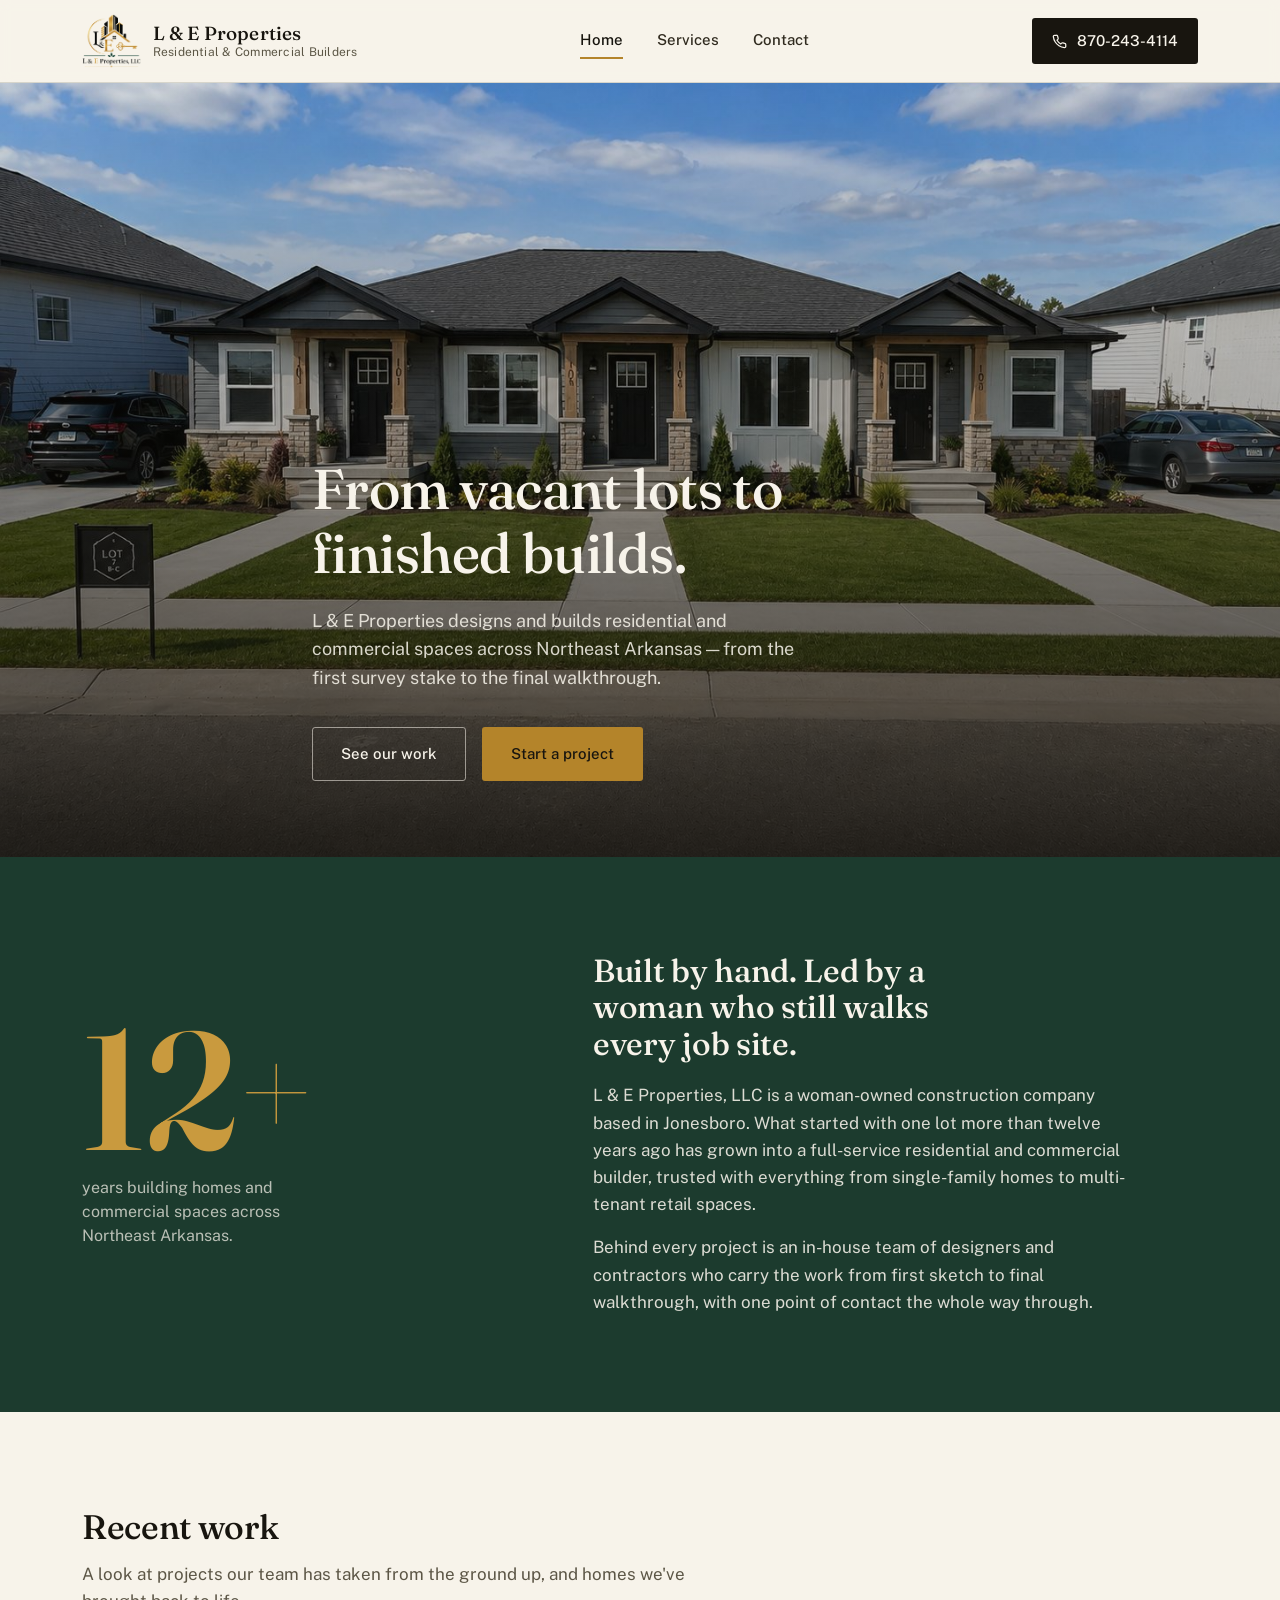
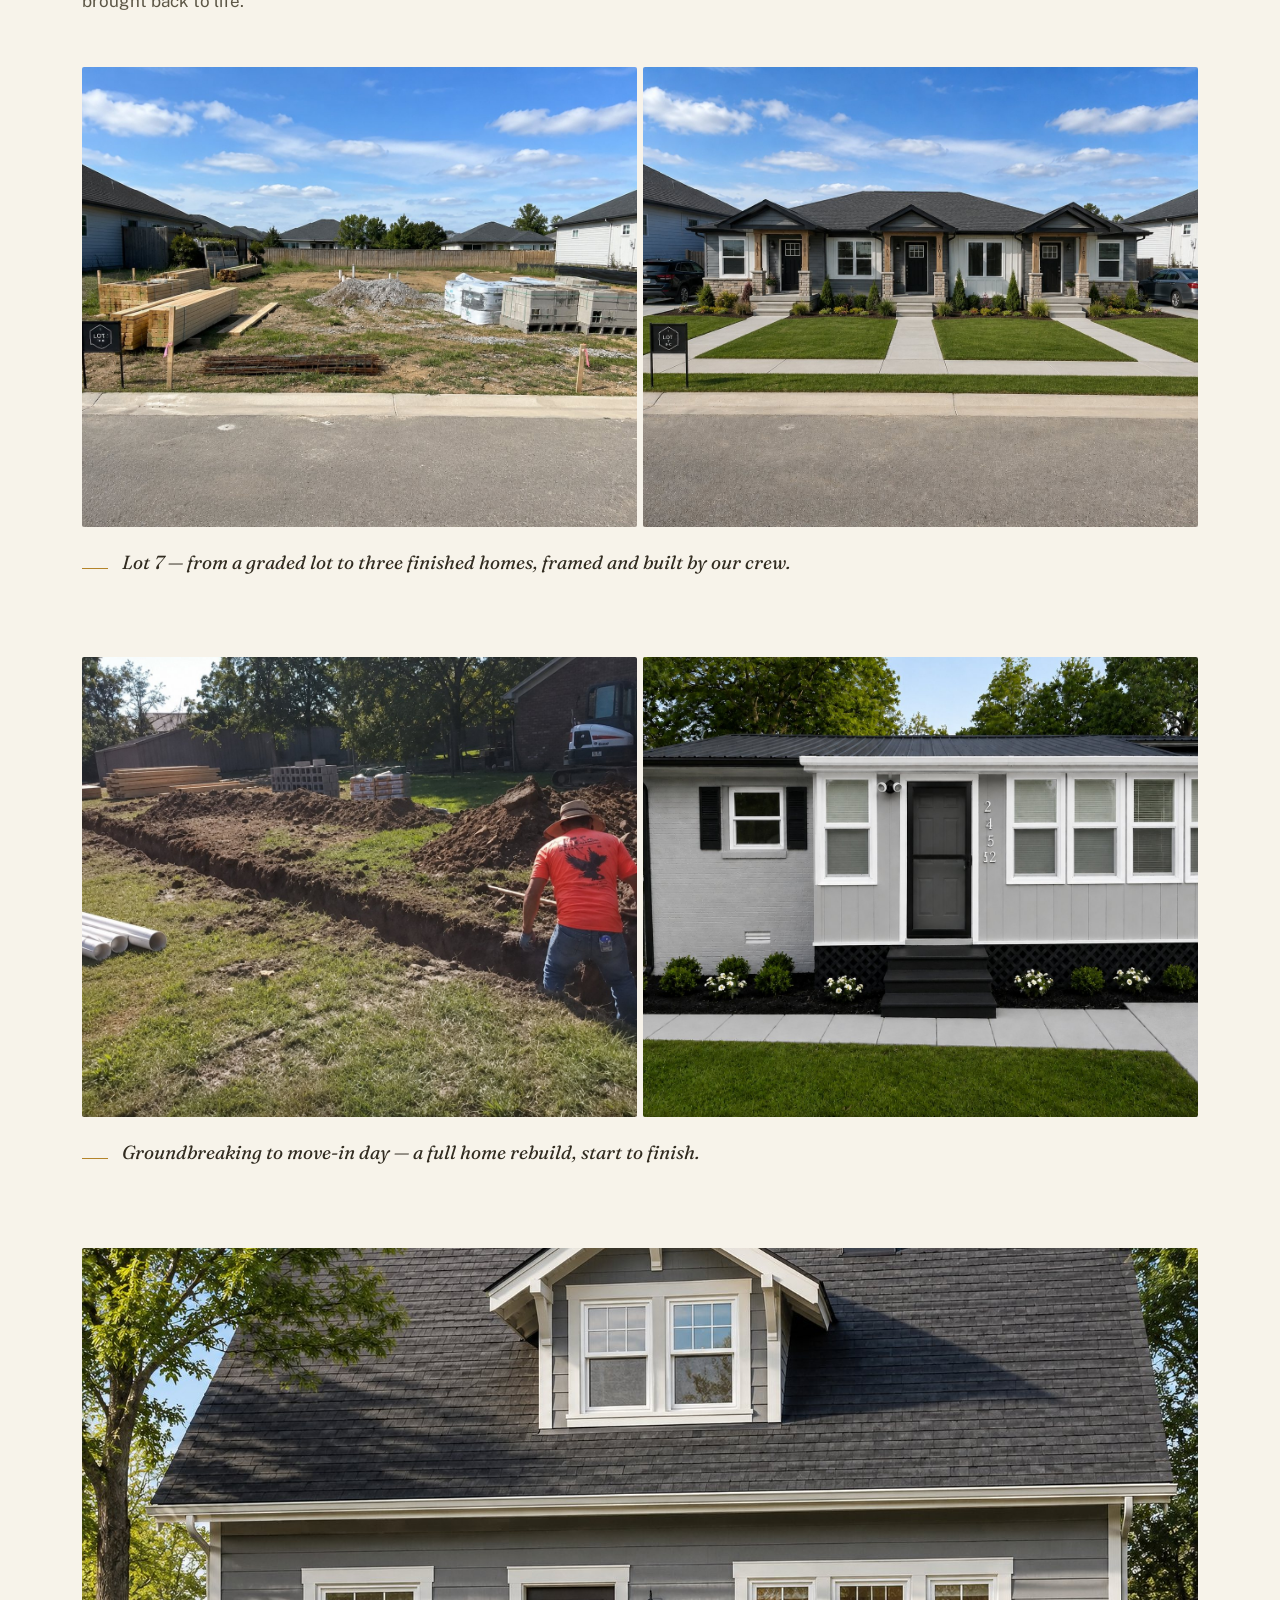
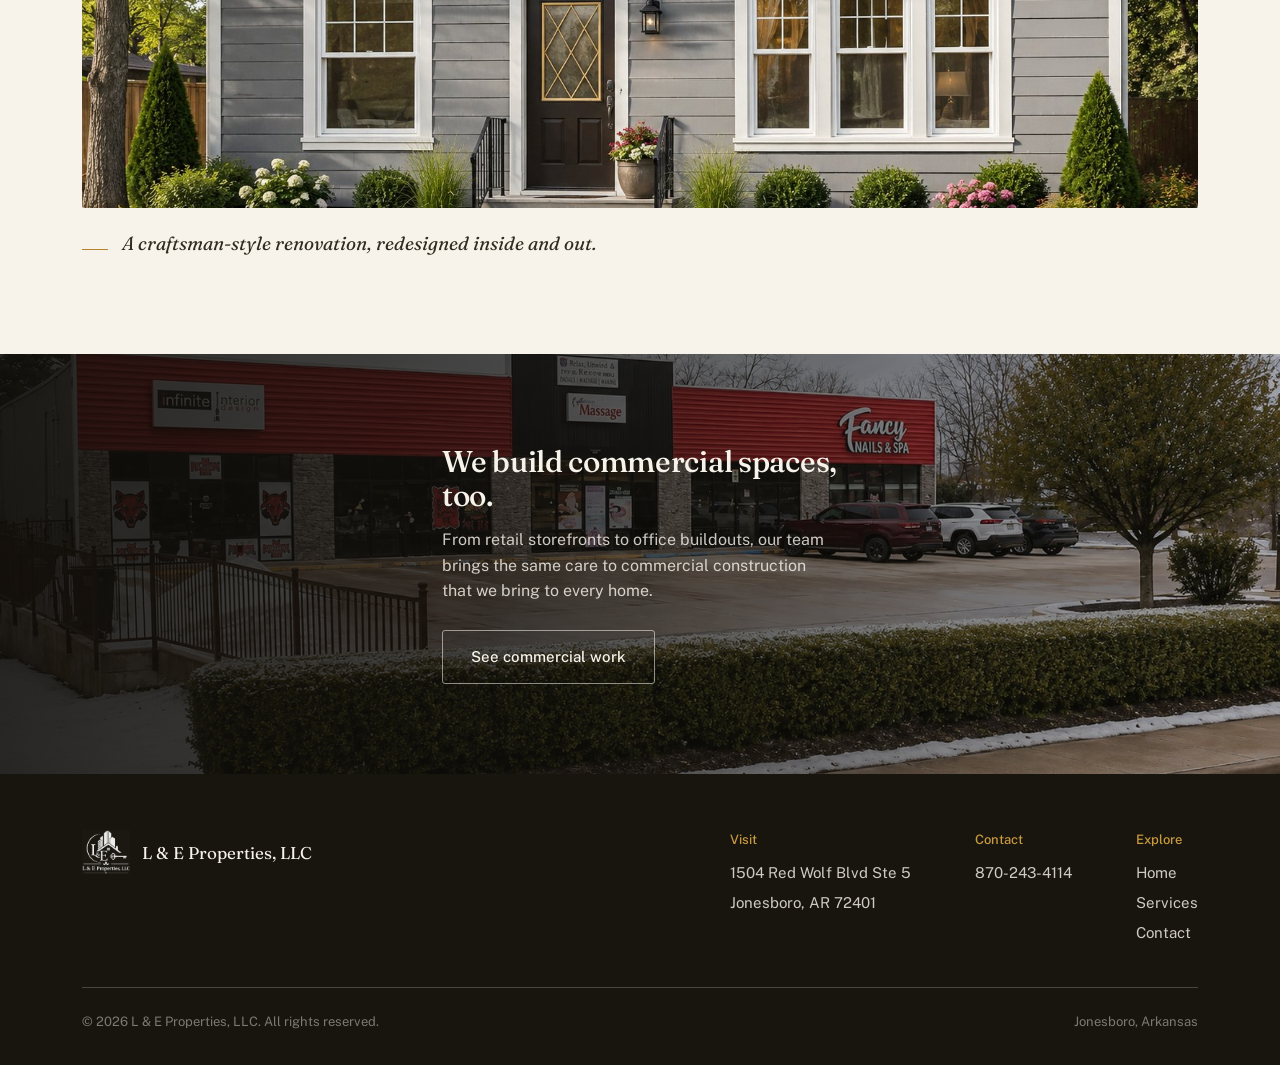
<file: index.html>
<!DOCTYPE html>
<html lang="en">
<head>
<meta charset="UTF-8">
<meta name="viewport" content="width=device-width, initial-scale=1.0">
<title>L &amp; E Properties, LLC | Residential &amp; Commercial Builders in Jonesboro, AR</title>
<meta name="description" content="L & E Properties, LLC designs and builds residential and commercial spaces across Northeast Arkansas, led by a woman-owned team with 12+ years in construction.">
<link rel="icon" href="logo.png">
<link rel="stylesheet" href="styles.css">
</head>
<body>

<header class="site-header">
  <div class="wrap">
    <a href="index.html" class="brand">
      <img src="logo.png" alt="L & E Properties, LLC logo">
      <div class="brand-name">L &amp; E Properties<span>Residential &amp; Commercial Builders</span></div>
    </a>
    <nav class="main-nav">
      <a href="index.html" class="nav-link active">Home</a>
      <a href="services.html" class="nav-link">Services</a>
      <a href="contact.html" class="nav-link">Contact</a>
    </nav>
    <a href="tel:8702434114" class="header-cta">
      <svg viewBox="0 0 24 24" fill="none" stroke="currentColor" stroke-width="2"><path d="M22 16.92v3a2 2 0 0 1-2.18 2 19.79 19.79 0 0 1-8.63-3.07 19.5 19.5 0 0 1-6-6 19.79 19.79 0 0 1-3.07-8.67A2 2 0 0 1 4.11 2h3a2 2 0 0 1 2 1.72c.127.96.362 1.903.7 2.81a2 2 0 0 1-.45 2.11L8.09 9.91a16 16 0 0 0 6 6l1.27-1.27a2 2 0 0 1 2.11-.45c.907.338 1.85.573 2.81.7A2 2 0 0 1 22 16.92z"/></svg>
      870-243-4114
    </a>
  </div>
</header>

<section class="hero" style="background-image:url('triplex-built.jpg');">
  <div class="wrap hero-inner">
    <h1>From vacant lots to finished builds.</h1>
    <p class="lead">L &amp; E Properties designs and builds residential and commercial spaces across Northeast Arkansas &mdash; from the first survey stake to the final walkthrough.</p>
    <div class="hero-actions">
      <a href="#work" class="btn btn-line">See our work</a>
      <a href="contact.html" class="btn btn-gold">Start a project</a>
    </div>
  </div>
</section>

<section class="bio-band">
  <div class="wrap bio-grid">
    <div>
      <div class="bio-figure">12+</div>
      <p class="bio-figure-label">years building homes and commercial spaces across Northeast Arkansas.</p>
    </div>
    <div class="bio-copy">
      <h2>Built by hand. Led by a woman who still walks every job site.</h2>
      <p>L &amp; E Properties, LLC is a woman-owned construction company based in Jonesboro. What started with one lot more than twelve years ago has grown into a full-service residential and commercial builder, trusted with everything from single-family homes to multi-tenant retail spaces.</p>
      <p>Behind every project is an in-house team of designers and contractors who carry the work from first sketch to final walkthrough, with one point of contact the whole way through.</p>
    </div>
  </div>
</section>

<section class="section" id="work">
  <div class="wrap">
    <div class="section-head">
      <h2>Recent work</h2>
      <p>A look at projects our team has taken from the ground up, and homes we've brought back to life.</p>
    </div>

    <div class="work-block">
      <div class="pair">
        <img src="land-vacant.jpg" alt="Graded vacant lot marked Lot 7, ready for construction">
        <img src="triplex-built.jpg" alt="Finished three-unit residential building on Lot 7">
      </div>
      <div class="caption">
        <span class="mark"></span>
        <p>Lot 7 &mdash; from a graded lot to three finished homes, framed and built by our crew.</p>
      </div>
    </div>

    <div class="work-block">
      <div class="pair">
        <img src="groundbreaking.jpg" alt="Crew breaking ground and digging foundation trenches for a new home">
        <img src="house-remodel-b.jpg" alt="Finished gray home with black trim and new front steps">
      </div>
      <div class="caption">
        <span class="mark"></span>
        <p>Groundbreaking to move-in day &mdash; a full home rebuild, start to finish.</p>
      </div>
    </div>

    <div class="work-block">
      <div class="single">
        <img src="house-redesign.jpg" alt="Gray craftsman-style home with white trim and dormer window after renovation">
      </div>
      <div class="caption">
        <span class="mark"></span>
        <p>A craftsman-style renovation, redesigned inside and out.</p>
      </div>
    </div>
  </div>
</section>

<section class="teaser" style="background-image:url('commercial-strip.jpg');">
  <div class="wrap">
    <div class="teaser-inner">
      <h2>We build commercial spaces, too.</h2>
      <p>From retail storefronts to office buildouts, our team brings the same care to commercial construction that we bring to every home.</p>
      <a href="services.html#commercial" class="btn btn-line">See commercial work</a>
    </div>
  </div>
</section>

<footer>
  <div class="wrap">
    <div class="footer-top">
      <div class="footer-brand">
        <img src="logo.png" alt="L & E Properties, LLC logo">
        <div class="footer-brand-name">L &amp; E Properties, LLC</div>
      </div>
      <div class="footer-cols">
        <div class="footer-col">
          <div class="label">Visit</div>
          <p>1504 Red Wolf Blvd Ste 5</p>
          <p>Jonesboro, AR 72401</p>
        </div>
        <div class="footer-col">
          <div class="label">Contact</div>
          <a href="tel:8702434114">870-243-4114</a>
        </div>
        <div class="footer-col">
          <div class="label">Explore</div>
          <a href="index.html">Home</a>
          <a href="services.html">Services</a>
          <a href="contact.html">Contact</a>
        </div>
      </div>
    </div>
    <div class="footer-bottom">
      <span>&copy; 2026 L &amp; E Properties, LLC. All rights reserved.</span>
      <span>Jonesboro, Arkansas</span>
    </div>
  </div>
</footer>

</body>
</html>
</file>
<file: styles.css>
@import url('https://fonts.googleapis.com/css2?family=Fraunces:opsz,wght@9..144,400;9..144,500;9..144,600;9..144,700&family=Public+Sans:wght@400;500;600&display=swap');

:root{
  --ink:#18150F;
  --ink-soft:#312B20;
  --paper:#F7F3EA;
  --paper-warm:#F1EAD9;
  --gold:#B4842A;
  --gold-bright:#C99A3E;
  --gold-deep:#8A6420;
  --green:#1C3B2E;
  --green-deep:#122A20;
  --text-muted:#5C5646;
  --line:rgba(24,21,15,0.14);
  --line-on-dark:rgba(247,243,234,0.22);
  --radius-img:2px;
}

*{box-sizing:border-box;margin:0;padding:0;}

html{scroll-behavior:smooth;}

body{
  background:var(--paper);
  color:var(--ink);
  font-family:'Public Sans', -apple-system, BlinkMacSystemFont, sans-serif;
  font-weight:400;
  line-height:1.6;
  -webkit-font-smoothing:antialiased;
}

img{display:block;max-width:100%;}

a{color:inherit;text-decoration:none;}

.wrap{
  max-width:1180px;
  margin:0 auto;
  padding:0 32px;
}

h1,h2,h3,h4{
  font-family:'Fraunces', Georgia, serif;
  font-weight:500;
  line-height:1.14;
  letter-spacing:-0.01em;
  color:var(--ink);
}

p{
  max-width:62ch;
}

.eyebrow-none{ /* intentionally unused marker, no eyebrow labels used on this site */ }

/* ---------- header ---------- */

.site-header{
  position:sticky;
  top:0;
  z-index:50;
  background:rgba(247,243,234,0.92);
  backdrop-filter:blur(6px);
  border-bottom:1px solid var(--line);
}

.site-header .wrap{
  display:flex;
  align-items:center;
  justify-content:space-between;
  padding-top:14px;
  padding-bottom:14px;
  gap:24px;
}

.brand{
  display:flex;
  align-items:center;
  gap:12px;
}

.brand img{
  height:54px;
  width:auto;
}

.brand-name{
  font-family:'Fraunces', serif;
  font-size:19px;
  font-weight:500;
  letter-spacing:0.01em;
  line-height:1.2;
}

.brand-name span{
  display:block;
  font-family:'Public Sans', sans-serif;
  font-size:12px;
  font-weight:400;
  color:var(--text-muted);
  letter-spacing:0.02em;
}

nav.main-nav{
  display:flex;
  align-items:center;
}

nav.main-nav a.nav-link{
  font-size:15px;
  font-weight:500;
  color:var(--ink-soft);
  position:relative;
  padding-bottom:3px;
  margin-left:34px;
}

nav.main-nav a.nav-link:first-child{
  margin-left:0;
}

nav.main-nav a.nav-link.active{
  color:var(--ink);
}

nav.main-nav a.nav-link.active::after{
  content:"";
  position:absolute;
  left:0;
  right:0;
  bottom:-4px;
  height:2px;
  background:var(--gold);
}

.header-cta{
  display:flex;
  align-items:center;
  gap:10px;
  font-weight:500;
  font-size:15px;
  background:var(--ink);
  color:var(--paper);
  padding:11px 20px;
  border-radius:3px;
  white-space:nowrap;
}

.header-cta:hover{background:var(--green-deep);}

.header-cta svg{width:15px;height:15px;flex:none;}

/* ---------- buttons ---------- */

.btn{
  display:inline-flex;
  align-items:center;
  gap:10px;
  font-family:'Public Sans', sans-serif;
  font-size:15px;
  font-weight:500;
  padding:14px 28px;
  border-radius:3px;
  border:1px solid transparent;
  transition:background .15s ease, color .15s ease, border-color .15s ease;
}

.btn-gold{
  background:var(--gold);
  color:var(--ink);
}
.btn-gold:hover{background:var(--gold-bright);}

.btn-line{
  border-color:rgba(247,243,234,0.55);
  color:var(--paper);
}
.btn-line:hover{border-color:var(--paper);background:rgba(247,243,234,0.08);}

.btn-line-dark{
  border-color:var(--ink);
  color:var(--ink);
}
.btn-line-dark:hover{background:var(--ink);color:var(--paper);}

/* ---------- hero (home) ---------- */

.hero{
  position:relative;
  min-height:86vh;
  display:flex;
  align-items:flex-end;
  background-size:cover;
  background-position:center;
  color:var(--paper);
}

.hero::before{
  content:"";
  position:absolute;
  inset:0;
  background:linear-gradient(180deg, rgba(18,16,11,0.15) 0%, rgba(18,16,11,0.32) 45%, rgba(15,13,9,0.86) 100%);
}

.hero-inner{
  position:relative;
  z-index:1;
  padding-bottom:76px;
  padding-top:120px;
  max-width:720px;
}

.hero h1{
  font-size:56px;
  color:var(--paper);
  margin-bottom:22px;
}

.hero p.lead{
  font-size:18px;
  color:rgba(247,243,234,0.86);
  max-width:46ch;
  margin-bottom:34px;
}

.hero-actions{
  display:flex;
  gap:16px;
  flex-wrap:wrap;
}

/* ---------- page hero (services/contact) ---------- */

.page-hero{
  background:var(--ink);
  color:var(--paper);
  padding:96px 0 68px;
}

.page-hero .kicker{
  color:var(--gold-bright);
  font-family:'Fraunces', serif;
  font-style:italic;
  font-size:18px;
  margin-bottom:14px;
}

.page-hero h1{
  color:var(--paper);
  font-size:44px;
  max-width:16ch;
  margin-bottom:16px;
}

.page-hero p{
  color:rgba(247,243,234,0.78);
  font-size:17px;
  max-width:52ch;
}

/* ---------- divider motif (echoes the logo's rule + diamond) ---------- */

.motif-divider{
  display:flex;
  align-items:center;
  gap:14px;
  width:220px;
  margin:0 auto;
}
.motif-divider .line{
  flex:1;
  height:1px;
  background:var(--gold);
}
.motif-divider .diamond{
  width:7px;
  height:7px;
  background:var(--gold);
  transform:rotate(45deg);
  flex:none;
}

/* ---------- bio / signature band ---------- */

.bio-band{
  background:var(--green);
  color:var(--paper);
  padding:96px 0;
}

.bio-grid{
  display:grid;
  grid-template-columns:0.85fr 1.15fr;
  gap:64px;
  align-items:center;
}

.bio-figure{
  font-family:'Fraunces', serif;
  font-size:168px;
  font-weight:600;
  line-height:0.82;
  color:var(--gold-bright);
}

.bio-figure-label{
  font-size:16px;
  color:rgba(247,243,234,0.72);
  margin-top:18px;
  max-width:22ch;
  line-height:1.5;
}

.bio-copy h2{
  color:var(--paper);
  font-size:32px;
  margin-bottom:20px;
  max-width:16ch;
}

.bio-copy p{
  color:rgba(247,243,234,0.88);
  font-size:17px;
  max-width:54ch;
  margin-bottom:16px;
}

.bio-copy p:last-child{margin-bottom:0;}

/* ---------- section headings ---------- */

.section{
  padding:96px 0;
}

.section-head{
  max-width:640px;
  margin-bottom:52px;
}

.section-head h2{
  font-size:34px;
  margin-bottom:14px;
}

.section-head p{
  color:var(--text-muted);
  font-size:17px;
}

/* ---------- work gallery: paired images ---------- */

.work-block{
  margin-bottom:80px;
}
.work-block:last-child{margin-bottom:0;}

.pair{
  display:grid;
  grid-template-columns:1fr 1fr;
  gap:6px;
}

.pair img, .single img{
  width:100%;
  height:460px;
  object-fit:cover;
  border-radius:var(--radius-img);
}

.single img{height:560px;}

.caption{
  display:flex;
  align-items:baseline;
  gap:14px;
  margin-top:20px;
}

.caption .mark{
  flex:none;
  width:26px;
  height:1px;
  background:var(--gold);
  margin-top:11px;
}

.caption p{
  font-family:'Fraunces', serif;
  font-style:italic;
  font-size:19px;
  color:var(--ink-soft);
  max-width:56ch;
}

/* ---------- commercial teaser (home) ---------- */

.teaser{
  position:relative;
  min-height:420px;
  background-size:cover;
  background-position:center;
  display:flex;
  align-items:center;
}
.teaser::before{
  content:"";
  position:absolute;
  inset:0;
  background:linear-gradient(90deg, rgba(15,13,9,0.88) 0%, rgba(15,13,9,0.72) 40%, rgba(15,13,9,0.2) 100%);
}
.teaser-inner{
  position:relative;
  z-index:1;
  max-width:460px;
  padding:0 32px;
}
.teaser-inner h2{
  color:var(--paper);
  font-size:30px;
  margin-bottom:14px;
}
.teaser-inner p{
  color:rgba(247,243,234,0.82);
  font-size:16px;
  margin-bottom:26px;
}

/* ---------- services page sections ---------- */

.service-block{
  padding:88px 0;
  border-top:1px solid var(--line);
}
.service-block:first-of-type{border-top:none;}

.service-head{
  display:grid;
  grid-template-columns:0.9fr 1.5fr;
  gap:56px;
  margin-bottom:56px;
}

.service-head .tag{
  font-family:'Fraunces', serif;
  font-style:italic;
  color:var(--gold-deep);
  font-size:19px;
}

.service-head h2{
  font-size:36px;
  margin-bottom:18px;
}

.service-head p{
  color:var(--text-muted);
  font-size:17px;
}

.full-img{
  width:100%;
  height:520px;
  object-fit:cover;
  border-radius:var(--radius-img);
  margin-bottom:20px;
}

/* ---------- CTA band ---------- */

.cta-band{
  background:var(--ink);
  color:var(--paper);
  padding:80px 0;
  text-align:center;
}
.cta-band h2{
  color:var(--paper);
  font-size:32px;
  margin-bottom:14px;
}
.cta-band p{
  color:rgba(247,243,234,0.78);
  font-size:17px;
  margin:0 auto 30px;
}
.cta-band .btn{margin:0 auto;width:max-content;}

/* ---------- contact page ---------- */

.contact-grid{
  display:grid;
  grid-template-columns:repeat(3, 1fr);
  gap:1px;
  background:var(--line);
  border:1px solid var(--line);
  margin-bottom:64px;
}

.contact-card{
  background:var(--paper);
  padding:40px 32px;
}

.contact-card .label{
  font-family:'Fraunces', serif;
  font-style:italic;
  color:var(--gold-deep);
  font-size:16px;
  margin-bottom:14px;
}

.contact-card .value{
  font-size:19px;
  font-weight:500;
  line-height:1.45;
}

.contact-card .value a:hover{color:var(--gold-deep);}

.map-wrap{
  border-radius:var(--radius-img);
  overflow:hidden;
  border:1px solid var(--line);
}
.map-wrap iframe{
  width:100%;
  height:420px;
  border:0;
  display:block;
}

/* ---------- footer ---------- */

footer{
  background:var(--ink);
  color:rgba(247,243,234,0.68);
  padding:56px 0 32px;
}

.footer-top{
  display:flex;
  justify-content:space-between;
  align-items:flex-start;
  gap:40px;
  padding-bottom:36px;
  border-bottom:1px solid var(--line-on-dark);
  margin-bottom:24px;
  flex-wrap:wrap;
}

.footer-brand{
  display:flex;
  align-items:center;
  gap:12px;
}
.footer-brand img{height:44px;filter:brightness(0) invert(1);opacity:0.92;}
.footer-brand-name{
  font-family:'Fraunces', serif;
  font-size:17px;
  color:var(--paper);
}

.footer-cols{
  display:flex;
  gap:64px;
  flex-wrap:wrap;
}

.footer-col .label{
  font-size:13px;
  color:var(--gold-bright);
  margin-bottom:10px;
  font-family:'Public Sans', sans-serif;
  font-weight:500;
}
.footer-col a, .footer-col p{
  display:block;
  font-size:15px;
  color:rgba(247,243,234,0.82);
  margin-bottom:6px;
}
.footer-col a:hover{color:var(--gold-bright);}

.footer-bottom{
  display:flex;
  justify-content:space-between;
  align-items:center;
  font-size:13px;
  color:rgba(247,243,234,0.45);
  flex-wrap:wrap;
  gap:12px;
}

/* ---------- responsive ---------- */

@media (max-width:900px){
  .bio-grid{grid-template-columns:1fr;gap:36px;}
  .bio-figure{font-size:120px;}
  .service-head{grid-template-columns:1fr;gap:20px;}
  .contact-grid{grid-template-columns:1fr;}
  .pair{grid-template-columns:1fr;}
  .pair img{height:300px;}
  .single img{height:340px;}
  .hero h1{font-size:38px;}
  .page-hero h1{font-size:32px;}
  nav.main-nav{display:none;}
  .footer-top{flex-direction:column;}
}

@media (max-width:600px){
  .wrap{padding:0 20px;}
  .full-img{height:300px;}
}
</file>
